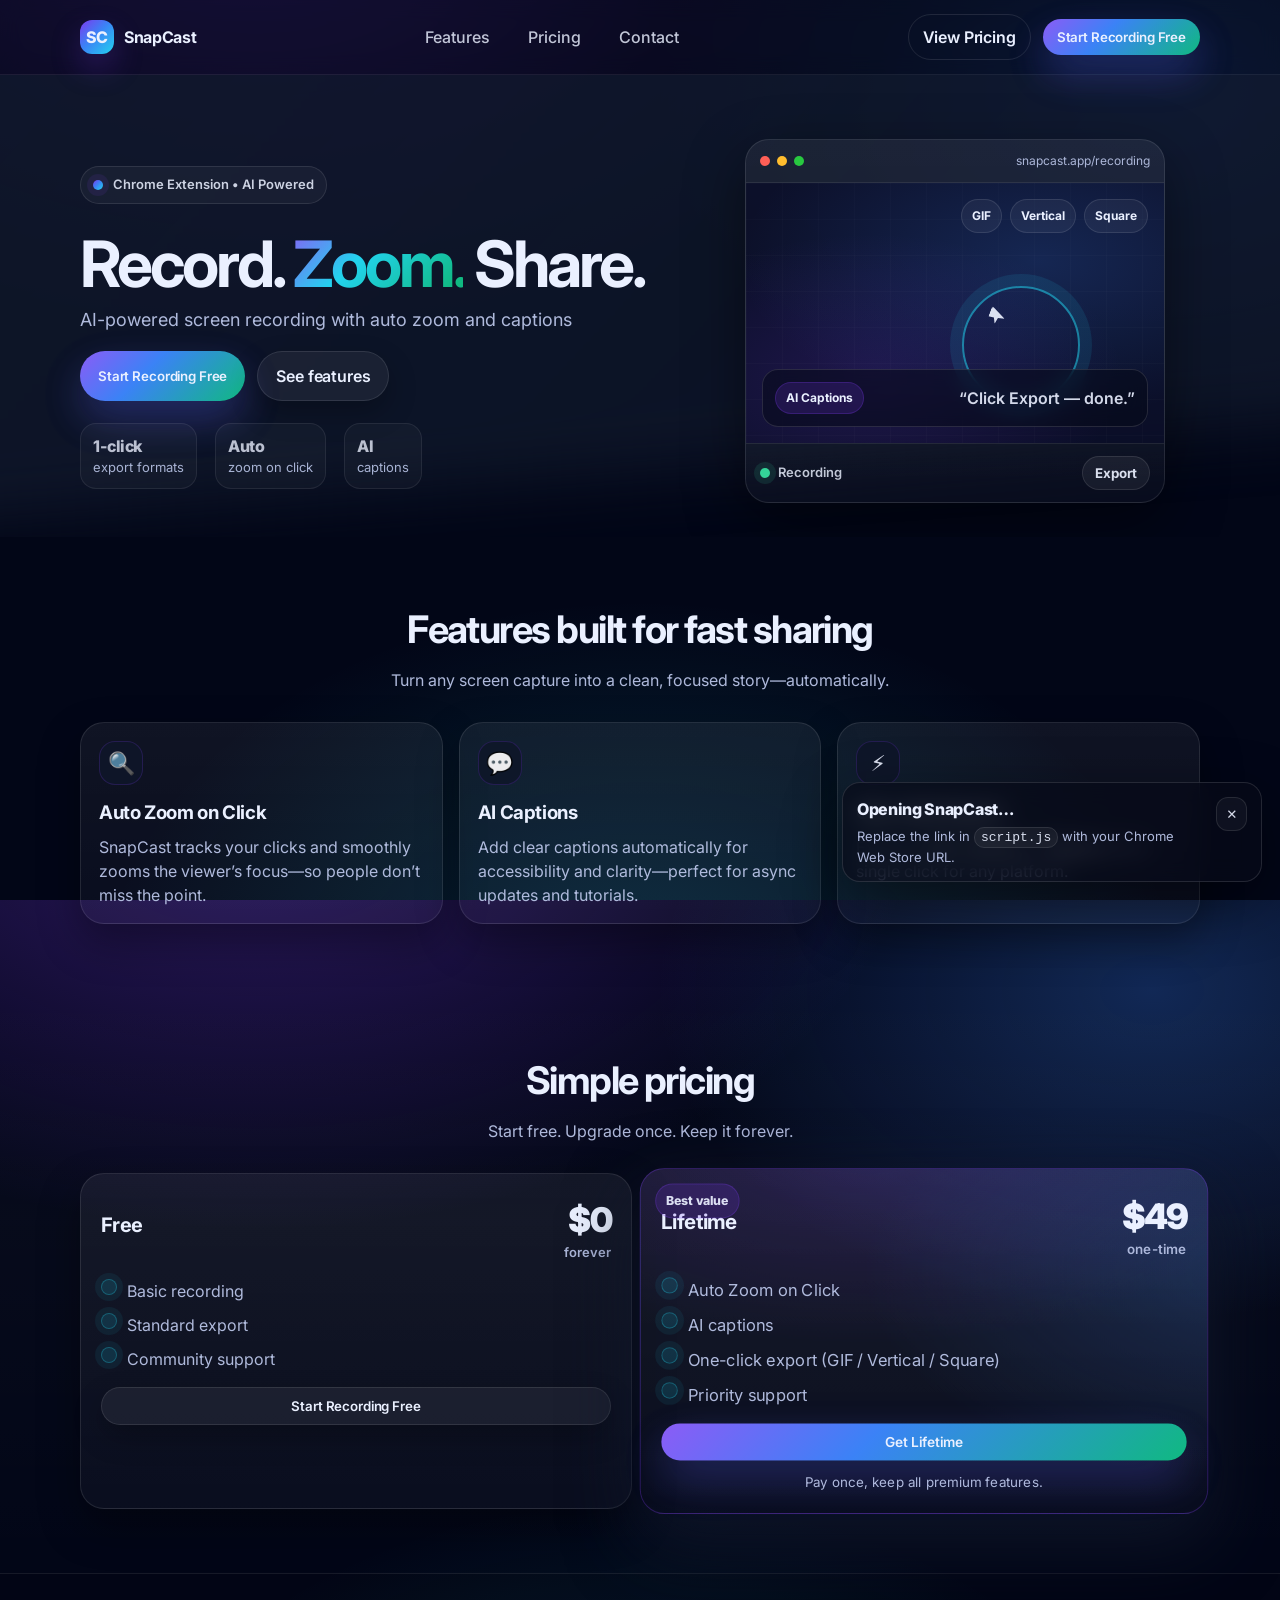
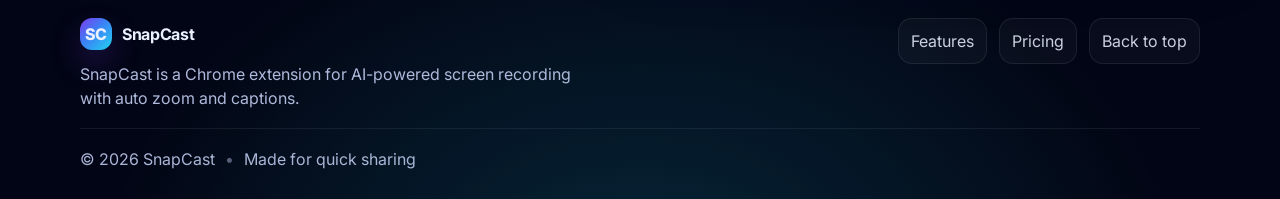
<file: landing-page/index.html>
<!doctype html>
<html lang="en">
  <head>
    <meta charset="UTF-8" />
    <meta name="viewport" content="width=device-width, initial-scale=1.0" />
    <title>SnapCast — Record. Zoom. Share.</title>
    <meta
      name="description"
      content="SnapCast is an AI-powered Chrome extension for screen recording with auto zoom and captions."
    />
    <link rel="preconnect" href="https://fonts.googleapis.com" />
    <link rel="preconnect" href="https://fonts.gstatic.com" crossorigin />
    <link
      href="https://fonts.googleapis.com/css2?family=Inter:wght@400;500;600;700&display=swap"
      rel="stylesheet"
    />
    <link rel="stylesheet" href="./style.css" />
  </head>
  <body>
    <header class="header">
      <div class="container header__inner">
        <a class="brand" href="#top" aria-label="SnapCast home">
          <span class="brand__mark" aria-hidden="true">SC</span>
          <span class="brand__name">SnapCast</span>
        </a>

        <nav class="nav" aria-label="Primary">
          <a class="nav__link" href="#features">Features</a>
          <a class="nav__link" href="#pricing">Pricing</a>
          <a class="nav__link" href="#footer">Contact</a>
        </nav>

        <div class="header__cta">
          <a class="btn btn--ghost" href="#pricing">View Pricing</a>
          <button class="btn btn--primary" id="ctaTop" type="button">
            Start Recording Free
          </button>
        </div>

        <button class="menuBtn" id="menuBtn" type="button" aria-label="Open menu" aria-expanded="false">
          <span class="menuBtn__bar"></span>
          <span class="menuBtn__bar"></span>
          <span class="menuBtn__bar"></span>
        </button>
      </div>

      <div class="mobileNav" id="mobileNav" hidden>
        <div class="container mobileNav__inner" role="navigation" aria-label="Mobile">
          <a class="mobileNav__link" href="#features">Features</a>
          <a class="mobileNav__link" href="#pricing">Pricing</a>
          <a class="mobileNav__link" href="#footer">Contact</a>
          <button class="btn btn--primary mobileNav__cta" id="ctaMobile" type="button">
            Start Recording Free
          </button>
        </div>
      </div>
    </header>

    <main id="top">
      <section class="hero">
        <div class="hero__bg" aria-hidden="true"></div>
        <div class="container hero__inner">
          <div class="hero__content">
            <p class="pill">
              <span class="pill__dot" aria-hidden="true"></span>
              Chrome Extension • AI Powered
            </p>
            <h1 class="hero__title">
              Record. <span class="hero__titleAccent">Zoom.</span> Share.
            </h1>
            <p class="hero__subtitle">AI-powered screen recording with auto zoom and captions</p>

            <div class="hero__actions">
              <button class="btn btn--primary btn--lg" id="ctaHero" type="button">
                Start Recording Free
              </button>
              <a class="btn btn--soft btn--lg" href="#features">See features</a>
            </div>

            <div class="hero__trust">
              <div class="hero__trustItem">
                <span class="hero__trustNum">1-click</span>
                <span class="hero__trustLabel">export formats</span>
              </div>
              <div class="hero__trustItem">
                <span class="hero__trustNum">Auto</span>
                <span class="hero__trustLabel">zoom on click</span>
              </div>
              <div class="hero__trustItem">
                <span class="hero__trustNum">AI</span>
                <span class="hero__trustLabel">captions</span>
              </div>
            </div>
          </div>

          <div class="hero__preview" aria-label="Product preview">
            <div class="previewCard">
              <div class="previewCard__top">
                <div class="dots" aria-hidden="true">
                  <span class="dot dot--red"></span>
                  <span class="dot dot--yellow"></span>
                  <span class="dot dot--green"></span>
                </div>
                <div class="previewCard__url" aria-hidden="true">snapcast.app/recording</div>
              </div>

              <div class="previewCard__screen" aria-hidden="true">
                <div class="grid"></div>
                <div class="cursor"></div>
                <div class="focusRing"></div>
                <div class="caption">
                  <span class="caption__tag">AI Captions</span>
                  <span class="caption__text">“Click Export — done.”</span>
                </div>
                <div class="exportChips">
                  <span class="chip">GIF</span>
                  <span class="chip">Vertical</span>
                  <span class="chip">Square</span>
                </div>
              </div>

              <div class="previewCard__bottom">
                <div class="status">
                  <span class="status__dot" aria-hidden="true"></span>
                  Recording
                </div>
                <button class="miniBtn" type="button" aria-hidden="true">Export</button>
              </div>
            </div>
          </div>
        </div>
      </section>

      <section class="section" id="features">
        <div class="container">
          <div class="section__head">
            <h2 class="section__title">Features built for fast sharing</h2>
            <p class="section__subtitle">Turn any screen capture into a clean, focused story—automatically.</p>
          </div>

          <div class="cards">
            <article class="card">
              <div class="card__icon" aria-hidden="true">
                <span>🔍</span>
              </div>
              <h3 class="card__title">Auto Zoom on Click</h3>
              <p class="card__text">
                SnapCast tracks your clicks and smoothly zooms the viewer’s focus—so people don’t miss the point.
              </p>
            </article>

            <article class="card">
              <div class="card__icon" aria-hidden="true">
                <span>💬</span>
              </div>
              <h3 class="card__title">AI Captions</h3>
              <p class="card__text">
                Add clear captions automatically for accessibility and clarity—perfect for async updates and tutorials.
              </p>
            </article>

            <article class="card">
              <div class="card__icon" aria-hidden="true">
                <span>⚡️</span>
              </div>
              <h3 class="card__title">One-click Export</h3>
              <p class="card__text">
                Export to <strong>GIF</strong>, <strong>Vertical</strong>, or <strong>Square</strong> with a single click for any platform.
              </p>
            </article>
          </div>
        </div>
      </section>

      <section class="section section--alt" id="pricing">
        <div class="container">
          <div class="section__head">
            <h2 class="section__title">Simple pricing</h2>
            <p class="section__subtitle">Start free. Upgrade once. Keep it forever.</p>
          </div>

          <div class="pricing">
            <article class="priceCard">
              <div class="priceCard__head">
                <h3 class="priceCard__title">Free</h3>
                <p class="priceCard__price">
                  <span class="priceCard__amount">$0</span>
                  <span class="priceCard__period">forever</span>
                </p>
              </div>
              <ul class="list">
                <li class="list__item">Basic recording</li>
                <li class="list__item">Standard export</li>
                <li class="list__item">Community support</li>
              </ul>
              <button class="btn btn--soft btn--full" id="ctaFree" type="button">Start Recording Free</button>
            </article>

            <article class="priceCard priceCard--featured">
              <div class="badge">Best value</div>
              <div class="priceCard__head">
                <h3 class="priceCard__title">Lifetime</h3>
                <p class="priceCard__price">
                  <span class="priceCard__amount">$49</span>
                  <span class="priceCard__period">one-time</span>
                </p>
              </div>
              <ul class="list">
                <li class="list__item">Auto Zoom on Click</li>
                <li class="list__item">AI captions</li>
                <li class="list__item">One-click export (GIF / Vertical / Square)</li>
                <li class="list__item">Priority support</li>
              </ul>
              <button class="btn btn--primary btn--full" id="ctaLifetime" type="button">Get Lifetime</button>
              <p class="fineprint">Pay once, keep all premium features.</p>
            </article>
          </div>
        </div>
      </section>
    </main>

    <footer class="footer" id="footer">
      <div class="container footer__inner">
        <div class="footer__left">
          <a class="brand brand--footer" href="#top" aria-label="SnapCast home">
            <span class="brand__mark" aria-hidden="true">SC</span>
            <span class="brand__name">SnapCast</span>
          </a>
          <p class="footer__text">
            SnapCast is a Chrome extension for AI-powered screen recording with auto zoom and captions.
          </p>
        </div>

        <div class="footer__right">
          <a class="footer__link" href="#features">Features</a>
          <a class="footer__link" href="#pricing">Pricing</a>
          <a class="footer__link" href="#top">Back to top</a>
        </div>
      </div>

      <div class="container footer__bottom">
        <span>© <span id="year"></span> SnapCast</span>
        <span class="footer__sep" aria-hidden="true">•</span>
        <span>Made for quick sharing</span>
      </div>
    </footer>

    <div class="toast" id="toast" role="status" aria-live="polite" aria-atomic="true" hidden>
      <div class="toast__inner">
        <div class="toast__title" id="toastTitle">Opening SnapCast…</div>
        <div class="toast__msg" id="toastMsg">Replace the link in <code>script.js</code> with your Chrome Web Store URL.</div>
      </div>
      <button class="toast__close" id="toastClose" type="button" aria-label="Close">✕</button>
    </div>

    <script src="./script.js" defer></script>
  </body>
</html>
</file>
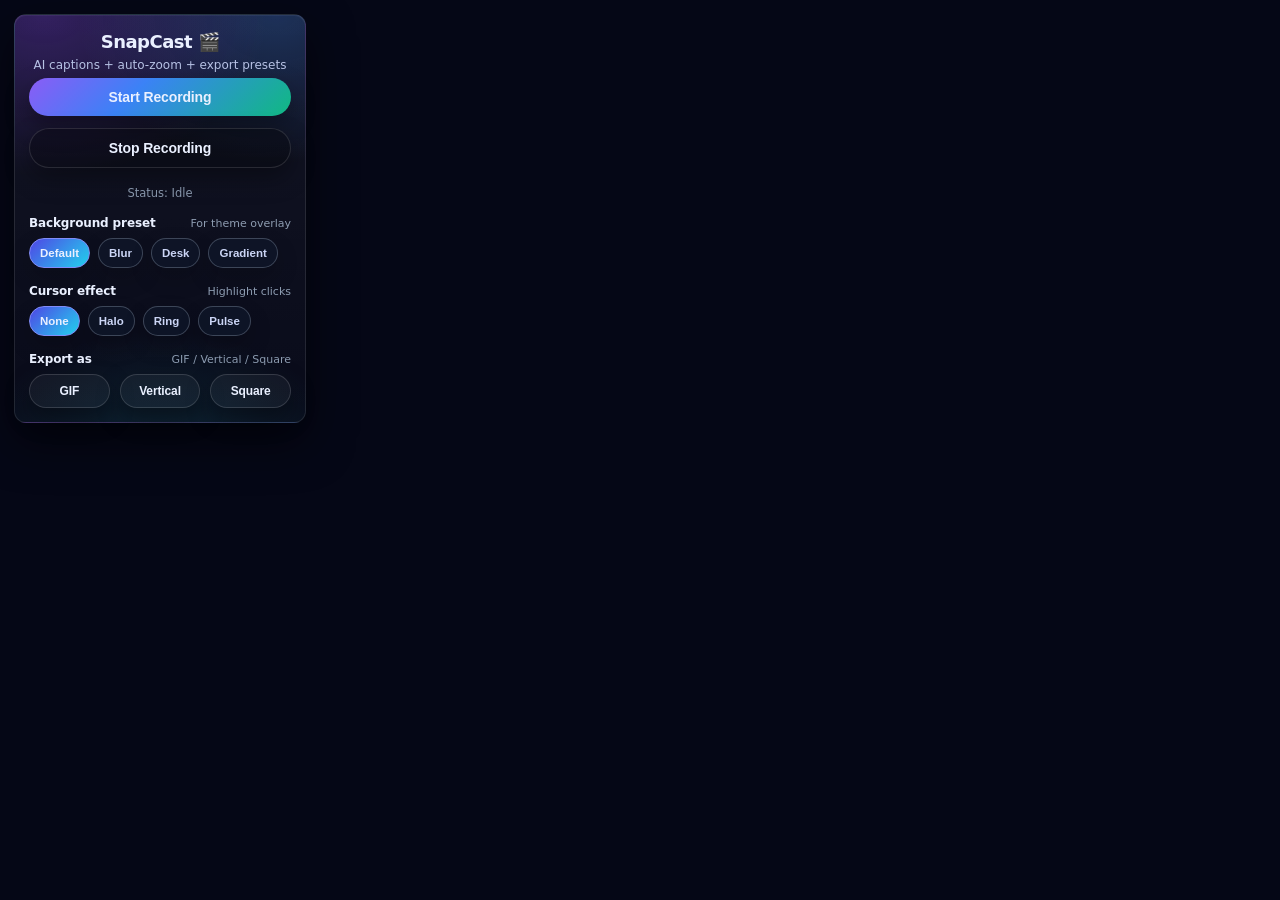
<file: extension/popup/popup.html>
<!doctype html>
<html lang="en">
  <head>
    <meta charset="UTF-8" />
    <title>SnapCast Popup</title>
    <meta name="viewport" content="width=device-width, initial-scale=1.0" />
    <link rel="stylesheet" href="popup.css" />
  </head>
  <body>
    <div class="popup">
      <div class="card">
        <header class="popup__header">
          <h1 class="popup__title">SnapCast 🎬</h1>
          <p class="popup__subtitle">AI captions + auto-zoom + export presets</p>
        </header>

        <main class="popup__main">
          <!-- STATUS -->
          <button class="btn btn--primary" id="startBtn" type="button">
            Start Recording
          </button>
          <button class="btn btn--dark" id="stopBtn" type="button">
            Stop Recording
          </button>
          <p class="popup__status popup__status--idle" id="statusText">Status: Idle</p>

          <!-- BACKGROUND PRESETS -->
          <section class="popup__section" aria-label="Background presets">
            <div class="popup__sectionHeader">
              <span class="popup__sectionTitle">Background preset</span>
              <span class="popup__sectionHint">For theme overlay</span>
            </div>
            <div class="chips" id="bgPresets">
              <button class="chip chip--selectable chip--selected" type="button" data-bg="none">
                Default
              </button>
              <button class="chip chip--selectable" type="button" data-bg="blur">
                Blur
              </button>
              <button class="chip chip--selectable" type="button" data-bg="desk">
                Desk
              </button>
              <button class="chip chip--selectable" type="button" data-bg="gradient">
                Gradient
              </button>
            </div>
          </section>

          <!-- CURSOR EFFECTS -->
          <section class="popup__section" aria-label="Cursor effects">
            <div class="popup__sectionHeader">
              <span class="popup__sectionTitle">Cursor effect</span>
              <span class="popup__sectionHint">Highlight clicks</span>
            </div>
            <div class="chips" id="cursorEffects">
              <button class="chip chip--selectable chip--selected" type="button" data-cursor="none">
                None
              </button>
              <button class="chip chip--selectable" type="button" data-cursor="halo">
                Halo
              </button>
              <button class="chip chip--selectable" type="button" data-cursor="ring">
                Ring
              </button>
              <button class="chip chip--selectable" type="button" data-cursor="pulse">
                Pulse
              </button>
            </div>
          </section>

          <!-- EXPORT -->
          <section class="popup__section popup__section--export" aria-label="Export formats">
            <div class="popup__sectionHeader">
              <span class="popup__sectionTitle">Export as</span>
              <span class="popup__sectionHint">GIF / Vertical / Square</span>
            </div>

            <div class="exportButtons">
              <button class="btn btn--pill btn--export" type="button" id="exportGif" data-export="gif">
                GIF
              </button>
              <button
                class="btn btn--pill btn--export"
                type="button"
                id="exportVertical"
                data-export="vertical"
              >
                Vertical
              </button>
              <button
                class="btn btn--pill btn--export"
                type="button"
                id="exportSquare"
                data-export="square"
              >
                Square
              </button>
            </div>
          </section>
        </main>
      </div>
    </div>
    <script src="popup.js"></script>
  </body>
</html>
</file>
<file: landing-page/style.css>
:root{
  --bg:#020617;
  --card:#0E1230;
  --card2:#0B0F28;
  --text:#EAF0FF;
  --muted:#B8C3E6;
  --line:rgba(255,255,255,.10);
  --shadow:0 20px 60px rgba(0,0,0,.45);
  --shadow2:0 18px 40px rgba(0,0,0,.35);
  --radius:18px;
  --radius2:24px;
  --grad:linear-gradient(135deg,#7C3AED 0%, #3B82F6 45%, #22D3EE 100%);
  --grad2:linear-gradient(135deg,rgba(15,23,42,1) 0%, rgba(15,23,42,.96) 40%, rgba(15,23,42,.92) 65%, rgba(15,23,42,.9) 100%);
  --cta-grad:linear-gradient(135deg,#8B5CF6 0%, #3B82F6 40%, #10B981 100%);
}

*{box-sizing:border-box}
html,body{height:100%}
body{
  margin:0;
  font-family:Inter,system-ui,-apple-system,Segoe UI,Roboto,Arial,sans-serif;
  background:
    radial-gradient(1100px 700px at 20% -10%, rgba(124,58,237,.35), transparent 60%),
    radial-gradient(900px 600px at 90% 10%, rgba(59,130,246,.28), transparent 55%),
    radial-gradient(900px 650px at 50% 110%, rgba(34,211,238,.18), transparent 60%),
    var(--bg);
  color:var(--text);
  line-height:1.5;
}

a{color:inherit;text-decoration:none}
button{font-family:inherit}

.container{
  width:min(1120px, calc(100% - 40px));
  margin:0 auto;
}

.header{
  position:sticky;
  top:0;
  z-index:20;
  backdrop-filter: blur(10px);
  background: rgba(7,10,24,.55);
  border-bottom:1px solid rgba(255,255,255,.07);
}

.header__inner{
  display:flex;
  align-items:center;
  justify-content:space-between;
  gap:18px;
  padding:14px 0;
}

.brand{
  display:flex;
  align-items:center;
  gap:10px;
  min-width:max-content;
}
.brand__mark{
  width:34px;height:34px;
  border-radius:12px;
  background:var(--grad);
  display:grid;place-items:center;
  font-weight:800;
  letter-spacing:-.02em;
  box-shadow:0 14px 30px rgba(124,58,237,.25);
}
.brand__name{
  font-weight:700;
  letter-spacing:-.02em;
}
.brand--footer .brand__mark{width:32px;height:32px}

.nav{
  display:flex;
  gap:18px;
  align-items:center;
}
.nav__link{
  color:rgba(234,240,255,.82);
  font-weight:500;
  padding:10px 10px;
  border-radius:12px;
  transition:background .15s ease, color .15s ease;
}
.nav__link:hover{background:rgba(255,255,255,.06); color:var(--text)}

.header__cta{display:flex; gap:12px; align-items:center}

.menuBtn{
  display:none;
  width:42px;height:42px;
  border-radius:14px;
  border:1px solid rgba(255,255,255,.10);
  background:rgba(255,255,255,.04);
  color:var(--text);
  padding:10px;
}
.menuBtn__bar{
  display:block;
  height:2px;
  background:rgba(234,240,255,.85);
  border-radius:2px;
  margin:5px 0;
}

.mobileNav{
  border-top:1px solid rgba(255,255,255,.07);
  background: rgba(7,10,24,.72);
}
.mobileNav__inner{
  padding:14px 0 18px;
  display:grid;
  gap:10px;
}
.mobileNav__link{
  padding:12px 12px;
  border-radius:14px;
  border:1px solid rgba(255,255,255,.08);
  background:rgba(255,255,255,.03);
}
.mobileNav__cta{margin-top:6px}

.btn{
  border:1px solid rgba(255,255,255,.10);
  background:rgba(255,255,255,.04);
  color:var(--text);
  padding:10px 14px;
  border-radius:30px;
  font-weight:600;
  letter-spacing:-.01em;
  cursor:pointer;
  transition:transform .3s ease, box-shadow .3s ease, background .3s ease, border-color .3s ease, filter .3s ease;
  box-shadow:0 10px 26px rgba(0,0,0,.22);
  user-select:none;
}
.btn:hover{transform:translateY(-1px); border-color:rgba(255,255,255,.16)}
.btn:active{transform:translateY(0px)}
.btn--primary{
  border:none;
  background:var(--cta-grad);
  box-shadow:0 18px 42px rgba(59,130,246,.18), 0 18px 42px rgba(124,58,237,.16);
}
.btn--primary:hover{
  transform:translateY(-2px) scale(1.02);
  box-shadow:0 22px 54px rgba(59,130,246,.26), 0 22px 54px rgba(16,185,129,.20);
  filter:saturate(1.04) brightness(1.03);
}
.btn--ghost{
  background:transparent;
  box-shadow:none;
}
.btn--ghost:hover{background:rgba(255,255,255,.06)}
.btn--soft{
  background:rgba(255,255,255,.06);
  box-shadow:0 12px 28px rgba(0,0,0,.25);
}
.btn--lg{padding:12px 18px}
.btn--full{width:100%; justify-content:center}

.hero{
  position:relative;
  overflow:hidden;
}
.hero__bg{
  position:absolute;
  inset:-120px -120px auto -120px;
  height:520px;
  background: var(--grad2);
  filter: blur(30px);
  opacity:.9;
  transform:skewY(-4deg);
}
.hero__inner{
  position:relative;
  padding:64px 0 34px;
  display:grid;
  grid-template-columns: 1.1fr .9fr;
  gap:32px;
  align-items:center;
}
.pill{
  display:inline-flex;
  align-items:center;
  gap:10px;
  padding:8px 12px;
  border-radius:999px;
  border:1px solid rgba(255,255,255,.10);
  background:rgba(255,255,255,.04);
  color:rgba(234,240,255,.86);
  font-weight:600;
  font-size:13px;
}
.pill__dot{
  width:10px;height:10px;
  border-radius:50%;
  background:var(--grad);
  box-shadow:0 0 0 6px rgba(124,58,237,.10);
}
.hero__title{
  margin:14px 0 10px;
  font-size: clamp(42px, 5vw, 64px);
  line-height:1.02;
  letter-spacing:-.05em;
}
.hero__titleAccent{
  background:linear-gradient(135deg,#8B5CF6 0%, #22D3EE 40%, #10B981 90%);
  -webkit-background-clip:text;
  background-clip:text;
  color:transparent;
}
.hero__subtitle{
  margin:0 0 18px;
  color:rgba(184,195,230,.95);
  font-size: clamp(16px, 1.45vw, 18px);
  max-width:48ch;
}
.hero__actions{display:flex; gap:12px; flex-wrap:wrap}

.hero__trust{
  margin-top:22px;
  display:flex;
  gap:18px;
  flex-wrap:wrap;
  color:rgba(234,240,255,.78);
}
.hero__trustItem{
  padding:10px 12px;
  border-radius:16px;
  border:1px solid rgba(255,255,255,.08);
  background:rgba(255,255,255,.03);
}
.hero__trustNum{display:block; font-weight:800; letter-spacing:-.03em}
.hero__trustLabel{display:block; font-size:13px; color:rgba(184,195,230,.9)}

.hero__preview{display:flex; justify-content:center}
.previewCard{
  width:min(420px, 100%);
  border-radius:var(--radius2);
  border:1px solid rgba(255,255,255,.10);
  background:linear-gradient(180deg, rgba(255,255,255,.06), rgba(255,255,255,.03));
  box-shadow:var(--shadow);
  overflow:hidden;
}
.previewCard__top{
  display:flex;
  align-items:center;
  justify-content:space-between;
  padding:12px 14px;
  border-bottom:1px solid rgba(255,255,255,.08);
}
.dots{display:flex; gap:7px}
.dot{width:10px;height:10px;border-radius:50%}
.dot--red{background:#FF5F57}
.dot--yellow{background:#FFBD2E}
.dot--green{background:#28C840}
.previewCard__url{
  font-size:12px;
  color:rgba(184,195,230,.92);
}
.previewCard__screen{
  position:relative;
  height:260px;
  background:
    radial-gradient(500px 260px at 70% 30%, rgba(59,130,246,.20), transparent 60%),
    radial-gradient(420px 240px at 30% 75%, rgba(124,58,237,.18), transparent 60%),
    rgba(10,14,40,.85);
}
.grid{
  position:absolute; inset:0;
  background-image:
    linear-gradient(rgba(255,255,255,.05) 1px, transparent 1px),
    linear-gradient(90deg, rgba(255,255,255,.05) 1px, transparent 1px);
  background-size:36px 36px;
  opacity:.35;
}
.cursor{
  position:absolute;
  left:58%;
  top:48%;
  width:16px;height:16px;
  transform:rotate(20deg);
  border-radius:4px;
  background:rgba(234,240,255,.92);
  clip-path: polygon(0 0, 100% 50%, 60% 60%, 52% 100%, 35% 65%, 0 70%);
  filter: drop-shadow(0 8px 18px rgba(0,0,0,.35));
  animation: cursorMove 4.2s ease-in-out infinite;
}
.focusRing{
  position:absolute;
  left:54%;
  top:42%;
  width:118px;height:118px;
  border-radius:50%;
  border:2px solid rgba(34,211,238,.55);
  box-shadow:0 0 0 12px rgba(34,211,238,.10);
  transform:translate(-10px, -6px);
  animation: ringPulse 4.2s ease-in-out infinite;
}
.caption{
  position:absolute;
  left:16px;
  bottom:16px;
  right:16px;
  display:flex;
  align-items:center;
  justify-content:space-between;
  gap:12px;
  padding:12px 12px;
  border-radius:16px;
  border:1px solid rgba(255,255,255,.12);
  background:rgba(7,10,24,.55);
  backdrop-filter: blur(10px);
}
.caption__tag{
  font-weight:700;
  font-size:12px;
  padding:6px 10px;
  border-radius:999px;
  background:rgba(124,58,237,.18);
  border:1px solid rgba(124,58,237,.25);
}
.caption__text{
  font-weight:600;
  color:rgba(234,240,255,.9);
  white-space:nowrap;
  overflow:hidden;
  text-overflow:ellipsis;
}
.exportChips{
  position:absolute;
  right:16px;
  top:16px;
  display:flex;
  gap:8px;
}
.chip{
  padding:7px 10px;
  border-radius:999px;
  font-weight:700;
  font-size:12px;
  border:1px solid rgba(255,255,255,.10);
  background:rgba(255,255,255,.05);
}
.previewCard__bottom{
  padding:12px 14px;
  border-top:1px solid rgba(255,255,255,.08);
  display:flex;
  align-items:center;
  justify-content:space-between;
  gap:12px;
}
.status{
  display:inline-flex;
  align-items:center;
  gap:8px;
  color:rgba(234,240,255,.82);
  font-weight:600;
  font-size:13px;
}
.status__dot{
  width:10px;height:10px;border-radius:50%;
  background: #34D399;
  box-shadow:0 0 0 6px rgba(52,211,153,.12);
}
.miniBtn{
  padding:8px 12px;
  border-radius:999px;
  border:1px solid rgba(255,255,255,.10);
  background:rgba(255,255,255,.06);
  color:rgba(234,240,255,.92);
  font-weight:700;
  cursor:default;
}

.section{padding:64px 0}
.section--alt{
  background: linear-gradient(180deg, transparent 0%, rgba(255,255,255,.02) 40%, transparent 100%);
}
.section__head{
  text-align:center;
  max-width:760px;
  margin:0 auto 30px;
}
.section__title{
  margin:0 0 10px;
  font-size: clamp(28px, 3vw, 38px);
  letter-spacing:-.04em;
}
.section__subtitle{
  margin:0;
  color:rgba(184,195,230,.95);
}

.cards{
  display:grid;
  grid-template-columns:repeat(3, 1fr);
  gap:16px;
  margin-top:26px;
}
.card{
  border-radius:var(--radius2);
  border:1px solid rgba(255,255,255,.10);
  background:linear-gradient(180deg, rgba(255,255,255,.06), rgba(255,255,255,.03));
  box-shadow:var(--shadow2);
  padding:18px 18px 16px;
  transition:transform .3s ease, box-shadow .3s ease, border-color .3s ease;
}
.card:hover{
  transform:translateY(-6px);
  box-shadow:0 24px 60px rgba(15,23,42,.85);
  border-color:rgba(59,130,246,.45);
}
.card__icon{
  width:44px;height:44px;
  border-radius:16px;
  display:grid;
  place-items:center;
  background:rgba(15,23,42,.9);
  border:1px solid rgba(124,58,237,.20);
  color:rgba(234,240,255,.92);
}
.card__icon span{
  font-size:22px;
}
.card__icon svg{width:22px;height:22px}
.card__title{margin:14px 0 8px; letter-spacing:-.02em}
.card__text{margin:0;color:rgba(184,195,230,.95)}
.card strong{color:rgba(234,240,255,.92)}

.pricing{
  display:grid;
  grid-template-columns:repeat(2, 1fr);
  gap:16px;
  margin-top:26px;
  align-items:stretch;
}
.priceCard{
  position:relative;
  border-radius:var(--radius2);
  border:1px solid rgba(255,255,255,.10);
  background:linear-gradient(180deg, rgba(255,255,255,.06), rgba(255,255,255,.03));
  box-shadow:var(--shadow2);
  padding:20px;
  transition:transform .3s ease, box-shadow .3s ease, border-color .3s ease;
}
.priceCard__head{display:flex; justify-content:space-between; align-items:baseline; gap:14px}
.priceCard__title{margin:0; letter-spacing:-.03em; font-size:20px}
.priceCard__price{margin:0; text-align:right}
.priceCard__amount{font-weight:900; font-size:34px; letter-spacing:-.05em}
.priceCard__period{display:block; margin-top:-2px; color:rgba(184,195,230,.92); font-weight:600; font-size:13px}
.list{
  list-style:none;
  padding:0;
  margin:16px 0 16px;
  display:grid;
  gap:10px;
}
.list__item{
  position:relative;
  padding-left:26px;
  color:rgba(184,195,230,.95);
}
.list__item::before{
  content:"";
  position:absolute;
  left:0;
  top:.52em;
  width:14px;height:14px;
  border-radius:50%;
  background:rgba(34,211,238,.16);
  border:1px solid rgba(34,211,238,.28);
  box-shadow:0 0 0 6px rgba(34,211,238,.07);
  transform:translateY(-50%);
}

.priceCard--featured{
  border-color:rgba(124,58,237,.30);
  background:
    radial-gradient(700px 340px at 40% -10%, rgba(124,58,237,.20), transparent 60%),
    radial-gradient(650px 340px at 110% 30%, rgba(59,130,246,.20), transparent 60%),
    linear-gradient(180deg, rgba(255,255,255,.07), rgba(255,255,255,.03));
  transform:scale(1.03);
  box-shadow:0 26px 70px rgba(15,23,42,.9);
}
.badge{
  position:absolute;
  top:14px;
  left:14px;
  padding:7px 10px;
  border-radius:999px;
  font-weight:800;
  font-size:12px;
  letter-spacing:-.02em;
  background:rgba(124,58,237,.18);
  border:1px solid rgba(124,58,237,.25);
  color:rgba(234,240,255,.92);
}
.fineprint{
  margin:12px 0 0;
  font-size:13px;
  color:rgba(184,195,230,.95);
  text-align:center;
}

.footer{
  padding:44px 0 28px;
  border-top:1px solid rgba(255,255,255,.08);
  background:rgba(0,0,0,.10);
}
.footer__inner{
  display:flex;
  align-items:flex-start;
  justify-content:space-between;
  gap:18px;
}
.footer__left{max-width:520px}
.footer__text{margin:12px 0 0; color:rgba(184,195,230,.95)}
.footer__right{
  display:flex;
  gap:12px;
  flex-wrap:wrap;
  justify-content:flex-end;
}
.footer__link{
  padding:10px 12px;
  border-radius:14px;
  border:1px solid rgba(255,255,255,.08);
  background:rgba(255,255,255,.03);
  color:rgba(234,240,255,.86);
}
.footer__link:hover{background:rgba(255,255,255,.06)}
.footer__bottom{
  margin-top:18px;
  padding-top:18px;
  border-top:1px solid rgba(255,255,255,.07);
  color:rgba(184,195,230,.92);
  display:flex;
  gap:10px;
  flex-wrap:wrap;
  align-items:center;
}
.footer__sep{opacity:.5}

.toast{
  position:fixed;
  right:18px;
  bottom:18px;
  width:min(420px, calc(100% - 36px));
  border-radius:18px;
  border:1px solid rgba(255,255,255,.12);
  background:rgba(7,10,24,.72);
  backdrop-filter: blur(12px);
  box-shadow:var(--shadow);
  padding:14px 14px;
  display:flex;
  align-items:flex-start;
  justify-content:space-between;
  gap:12px;
}
.toast__inner{display:grid; gap:6px}
.toast__title{font-weight:800; letter-spacing:-.02em}
.toast__msg{
  color:rgba(184,195,230,.95);
  font-size:13px;
}
.toast__msg code{
  padding:2px 6px;
  border-radius:10px;
  border:1px solid rgba(255,255,255,.10);
  background:rgba(255,255,255,.05);
  color:rgba(234,240,255,.92);
}
.toast__close{
  width:34px;height:34px;
  border-radius:12px;
  border:1px solid rgba(255,255,255,.10);
  background:rgba(255,255,255,.04);
  color:rgba(234,240,255,.9);
  cursor:pointer;
}
.toast__close:hover{background:rgba(255,255,255,.07)}

@keyframes cursorMove{
  0%{transform:translate(0,0) rotate(20deg)}
  35%{transform:translate(-26px, 16px) rotate(18deg)}
  70%{transform:translate(12px, -10px) rotate(22deg)}
  100%{transform:translate(0,0) rotate(20deg)}
}
@keyframes ringPulse{
  0%,100%{transform:translate(-10px,-6px) scale(1); opacity:.9}
  35%{transform:translate(-26px, 10px) scale(1.06); opacity:1}
  70%{transform:translate(10px,-12px) scale(.98); opacity:.85}
}

@media (max-width: 960px){
  .hero__inner{grid-template-columns:1fr; padding:54px 0 22px}
  .hero__preview{order:2}
  .hero__content{order:1}
  .cards{grid-template-columns:1fr; gap:14px}
  .pricing{grid-template-columns:1fr}
}

@media (max-width: 820px){
  .nav, .header__cta{display:none}
  .menuBtn{display:inline-grid; place-items:center}
}

@media (prefers-reduced-motion: reduce){
  .cursor, .focusRing{animation:none}
  .btn{transition:none}
}
</file>
<file: extension/popup/popup.css>
*,
*::before,
*::after{
  box-sizing:border-box;
}

html,
body{
  margin:0;
  padding:0;
}

body{
  width:320px;
  min-height:240px;
  font-family:system-ui,-apple-system,BlinkMacSystemFont,"Segoe UI",Roboto,Arial,sans-serif;
  background:#050716;
  color:#EAF0FF;
}

.popup{
  min-height:240px;
  display:flex;
  align-items:center;
  justify-content:center;
  padding:14px;
}

.card{
  width:100%;
  border-radius:12px;
  padding:16px 14px 14px;
  border:1px solid rgba(255,255,255,.10);
  background:
    radial-gradient(360px 260px at 10% 0%, rgba(124,58,237,.30), transparent 62%),
    radial-gradient(320px 240px at 90% 0%, rgba(59,130,246,.26), transparent 62%),
    radial-gradient(340px 280px at 50% 120%, rgba(34,211,238,.18), transparent 62%),
    linear-gradient(180deg, rgba(255,255,255,.06), rgba(255,255,255,.02));
  box-shadow:
    0 18px 46px rgba(0,0,0,.55),
    0 1px 0 rgba(255,255,255,.06) inset;
}

.popup__header{
  text-align:center;
}

.popup__title{
  margin:0 0 6px;
  font-size:18px;
  font-weight:700;
  letter-spacing:-.03em;
}

.popup__subtitle{
  margin:0;
  font-size:12px;
  color:#B8C3E6;
}

.popup__main{
  width:100%;
  margin-top:6px;
  display:flex;
  flex-direction:column;
  align-items:center;
  gap:12px;
}

.popup__section{
  width:100%;
  padding:4px 0 0;
}

.popup__sectionHeader{
  display:flex;
  justify-content:space-between;
  align-items:baseline;
  gap:10px;
  margin:0 0 8px;
}

.popup__sectionTitle{
  font-size:12px;
  font-weight:700;
  letter-spacing:-.01em;
  color:#EAF0FF;
}

.popup__sectionHint{
  font-size:11px;
  color:rgba(148,163,184,.95);
}

.btn{
  width:100%;
  padding:11px 12px;
  border-radius:25px;
  border:1px solid rgba(255,255,255,.14);
  font-size:14px;
  font-weight:600;
  letter-spacing:-.01em;
  cursor:pointer;
  background:rgba(255,255,255,.04);
  color:#EAF0FF;
  box-shadow:0 10px 24px rgba(0,0,0,.35);
  transition:transform .3s ease, box-shadow .3s ease, background .3s ease, border-color .3s ease, filter .3s ease;
}

.btn:hover{
  transform:translateY(-1px) scale(1.01);
  box-shadow:0 14px 32px rgba(0,0,0,.40);
  border-color:rgba(255,255,255,.20);
}

.btn:active{
  transform:translateY(0) scale(1);
  box-shadow:0 8px 20px rgba(0,0,0,.35);
}

.btn--primary{
  border:none;
  background:linear-gradient(135deg,#8B5CF6 0%, #3B82F6 40%, #10B981 100%);
}

.btn--primary:hover{
  filter:saturate(1.05) brightness(1.03);
}

.btn--dark{
  background:rgba(0,0,0,.28);
  border-color:rgba(255,255,255,.12);
}
.btn--dark:hover{
  background:rgba(0,0,0,.34);
  border-color:rgba(255,255,255,.18);
}

.btn--pill{
  width:auto;
  flex:1 1 0;
  padding:9px 10px;
  font-size:12px;
  border-radius:999px;
}

.exportButtons{
  display:flex;
  gap:10px;
  flex-wrap:wrap;
}

.exportButtons .btn{
  width:auto;
  flex:1 1 0;
}

.chips{
  display:flex;
  flex-wrap:wrap;
  gap:8px;
}

.chip{
  border:1px solid rgba(148,163,184,.35);
  background:rgba(15,23,42,.75);
  color:#CBD5F5;
  border-radius:999px;
  padding:8px 10px;
  font-size:11.5px;
  font-weight:650;
  cursor:pointer;
  box-shadow:0 10px 22px rgba(0,0,0,.18);
  transition:transform .25s ease, border-color .25s ease, background .25s ease, color .25s ease;
}

.chip--selectable:hover{
  transform:translateY(-1px);
  border-color:rgba(129,140,248,.75);
}

.chip--selected{
  background:linear-gradient(135deg,#4F46E5 0%, #22D3EE 100%);
  border-color:rgba(129,140,248,1);
  color:#EAF0FF;
}

.popup__status{
  margin:6px 0 0;
  font-size:11.5px;
  color:rgba(220,226,244,.78);
}

.popup__status--idle{
  color:rgba(148,163,184,.9);
}

.popup__status--recording{
  color:#F97373;
}
</file>
